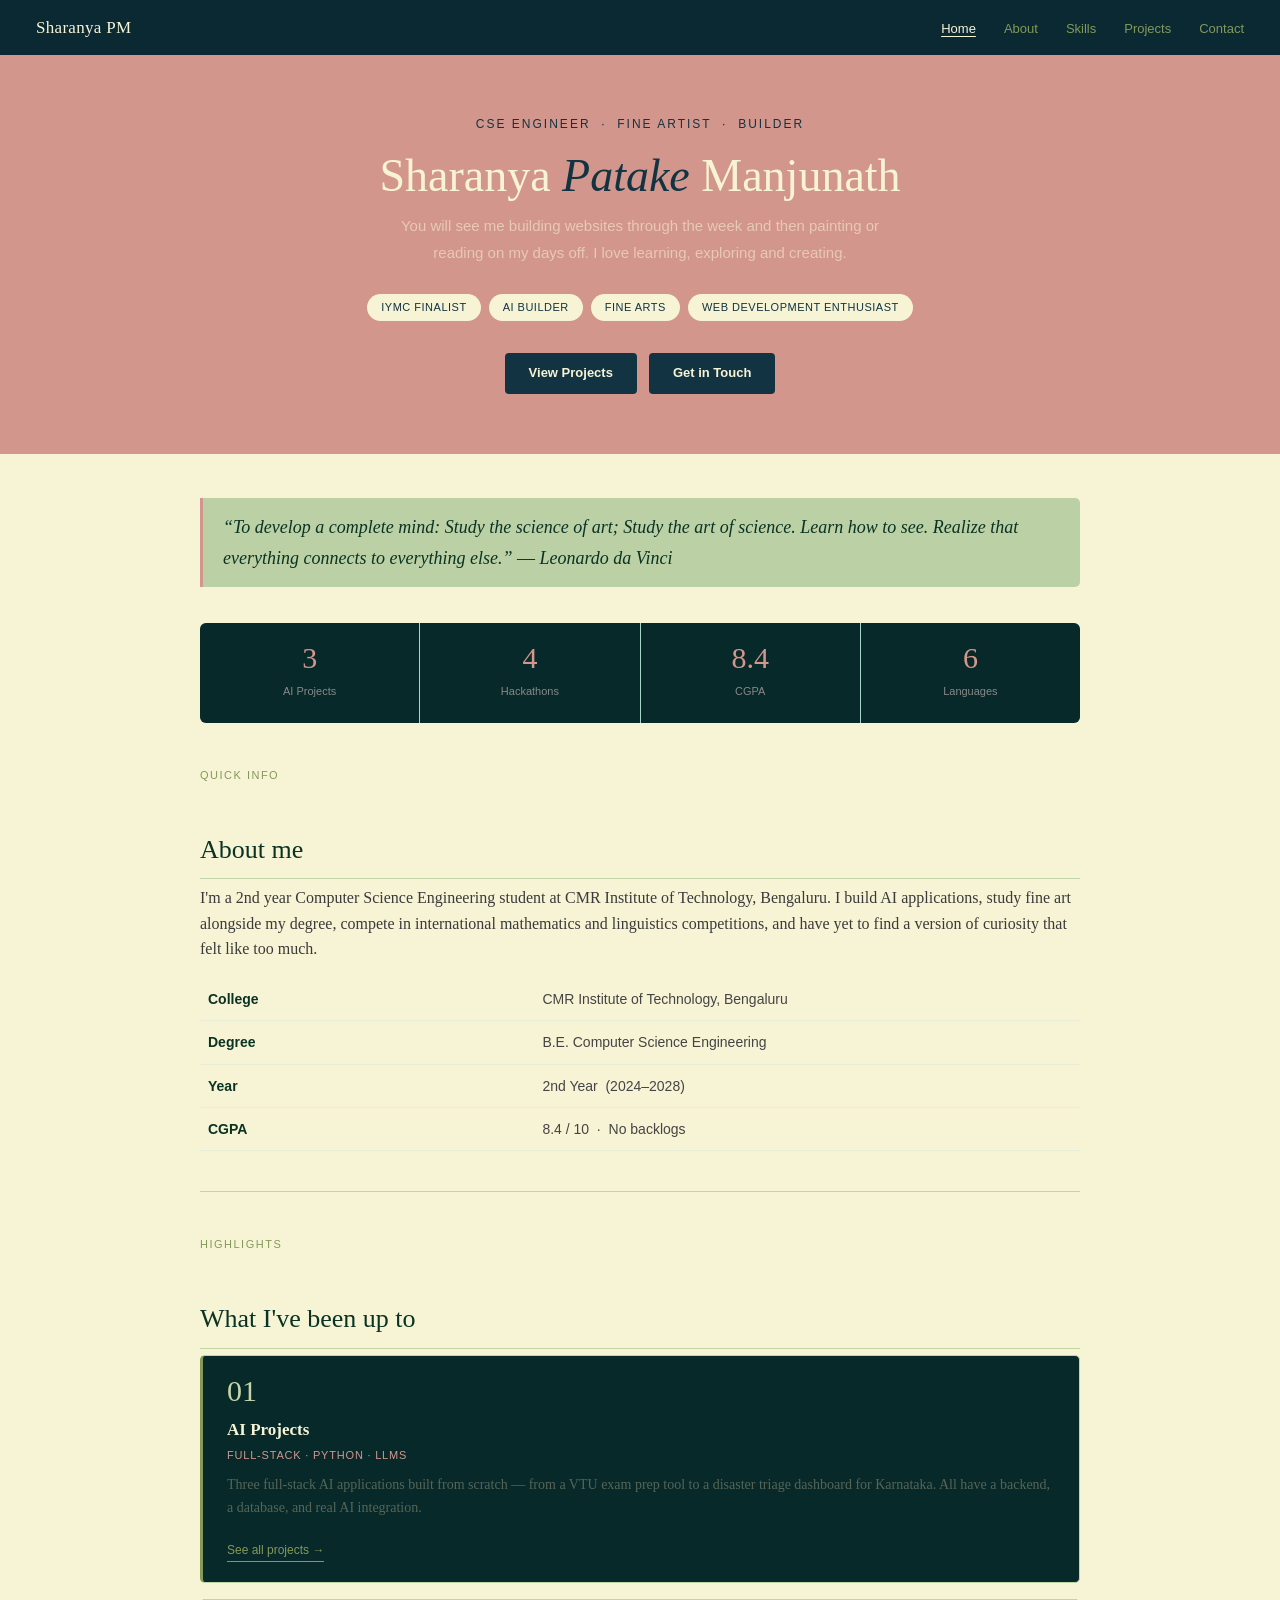
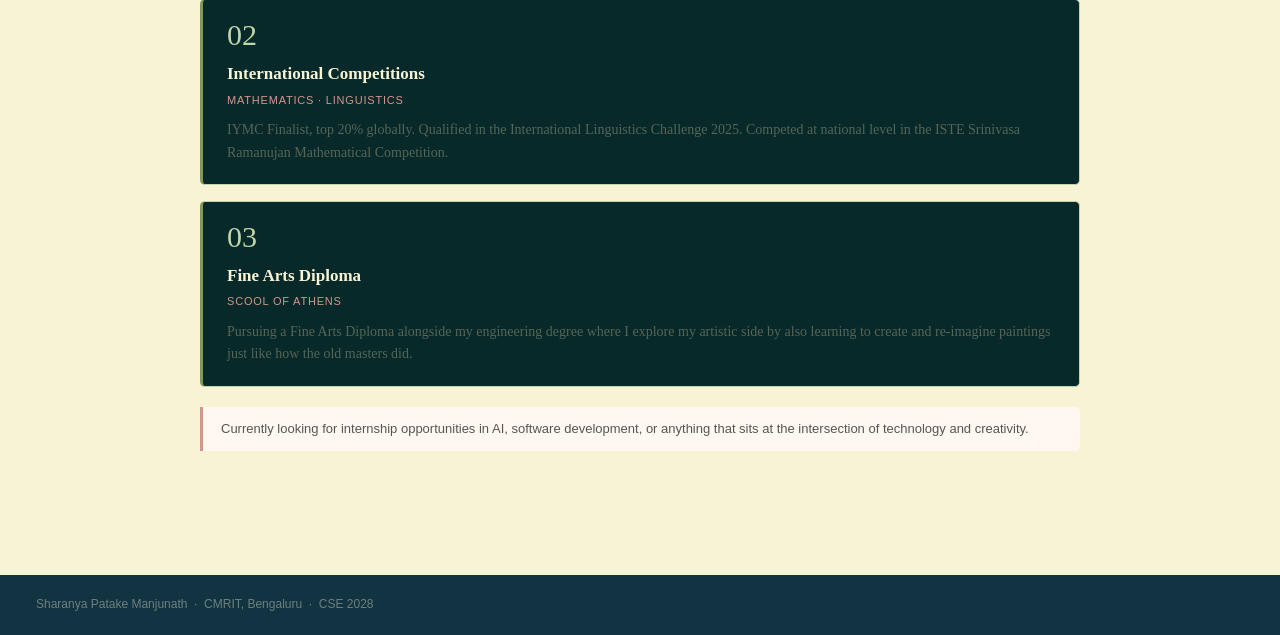
<file: index.html>
<!DOCTYPE html>
<html lang="en">
<head>
    <meta charset="UTF-8">
    <meta name="viewport" content="width=device-width, initial-scale=1.0">
    <title>Sharanya Patake Manjunath</title>
    <link rel="stylesheet" href="css/style.css">
</head>
<body>

    <nav>
        <a href="index.html" class="nav-logo">Sharanya PM</a>
        <ul>
            <li><a href="index.html" class="active">Home</a></li>
            <li><a href="about.html">About</a></li>
            <li><a href="skills.html">Skills</a></li>
            <li><a href="projects.html">Projects</a></li>
            <li><a href="contact.html">Contact</a></li>
        </ul>
    </nav>

    <div class="home-top">
        <p class="greeting">CSE Engineer &nbsp;·&nbsp; Fine Artist &nbsp;·&nbsp; Builder</p>
        <h1>Sharanya <em>Patake</em> Manjunath</h1>
        <p class="tagline">
            You will see me building websites through the week and then painting or reading on my days off. I love learning, exploring and creating.
        </p>
        <div class="home-badges">
            <span class="home-badge">IYMC Finalist</span>
            <span class="home-badge">AI Builder</span>
            <span class="home-badge">Fine Arts</span>
            <span class="home-badge">Web Development Enthusiast</span>
        </div>
        <div class="home-btns">
            <a href="projects.html" class="btn-fill">View Projects</a>
            <a href="contact.html" class="btn-fill">Get in Touch</a>
        </div>
    </div>

    <div class="wrap">

        <p class="quote home-quote">
            “To develop a complete mind: Study the science of art; Study the art of science. Learn how to see. Realize that everything connects to everything else.”    ― Leonardo da Vinci
        </p>

        <div class="stats-row">
            <div class="stat-box">
                <span class="snum">3</span>
                <span class="slabel">AI Projects</span>
            </div>
            <div class="stat-box">
                <span class="snum">4</span>
                <span class="slabel">Hackathons</span>
            </div>
            <div class="stat-box">
                <span class="snum">8.4</span>
                <span class="slabel">CGPA</span>
            </div>
            <div class="stat-box">
                <span class="snum">6</span>
                <span class="slabel">Languages</span>
            </div>
        </div>

        <!-- quick info -->
        <span class="label">Quick info</span>
        <h2>About me</h2>
        <p>I'm a 2nd year Computer Science Engineering student at CMR Institute of Technology, Bengaluru. I build AI applications, study fine art alongside my degree, compete in international mathematics and linguistics competitions, and have yet to find a version of curiosity that felt like too much.</p>

        <table style="margin-top: 16px;">
            <tr><td>College</td><td>CMR Institute of Technology, Bengaluru</td></tr>
            <tr><td>Degree</td><td>B.E. Computer Science Engineering</td></tr>
            <tr><td>Year</td><td>2nd Year &nbsp;(2024–2028)</td></tr>
            <tr><td>CGPA</td><td>8.4 / 10 &nbsp;· &nbsp;No backlogs</td></tr>
        </table>

        <hr class="section-divide">

        <!-- highlights -->
        <span class="label">Highlights</span>
        <h2>What I've been up to</h2>

        <div class="card">
            <div class="card-num">01</div>
            <h3>AI Projects</h3>
            <span class="card-sub">Full-Stack · Python · LLMs</span>
            <p>Three full-stack AI applications built from scratch — from a VTU exam prep tool to a disaster triage dashboard for Karnataka. All have a backend, a database, and real AI integration.</p>
            <a href="projects.html" class="project-link">See all projects →</a>
        </div>

        <div class="card">
            <div class="card-num">02</div>
            <h3>International Competitions</h3>
            <span class="card-sub">Mathematics · Linguistics</span>
            <p>IYMC Finalist, top 20% globally. Qualified in the International Linguistics Challenge 2025. Competed at national level in the ISTE Srinivasa Ramanujan Mathematical Competition.</p>
        </div>

        <div class="card">
            <div class="card-num">03</div>
            <h3>Fine Arts Diploma</h3>
            <span class="card-sub">Scool of Athens</span>
            <p>Pursuing a Fine Arts Diploma alongside my engineering degree where I explore my artistic side by also learning to create and re-imagine paintings just like how the old masters did. </p>
        </div>

        <div class="note">
            Currently looking for internship opportunities in AI, software development, or anything that sits at the intersection of technology and creativity.
        </div>

    </div>

    <footer>
        <p>Sharanya Patake Manjunath &nbsp;·&nbsp; CMRIT, Bengaluru &nbsp;·&nbsp; CSE 2028</p>
    </footer>

</body>
</html>
</file>
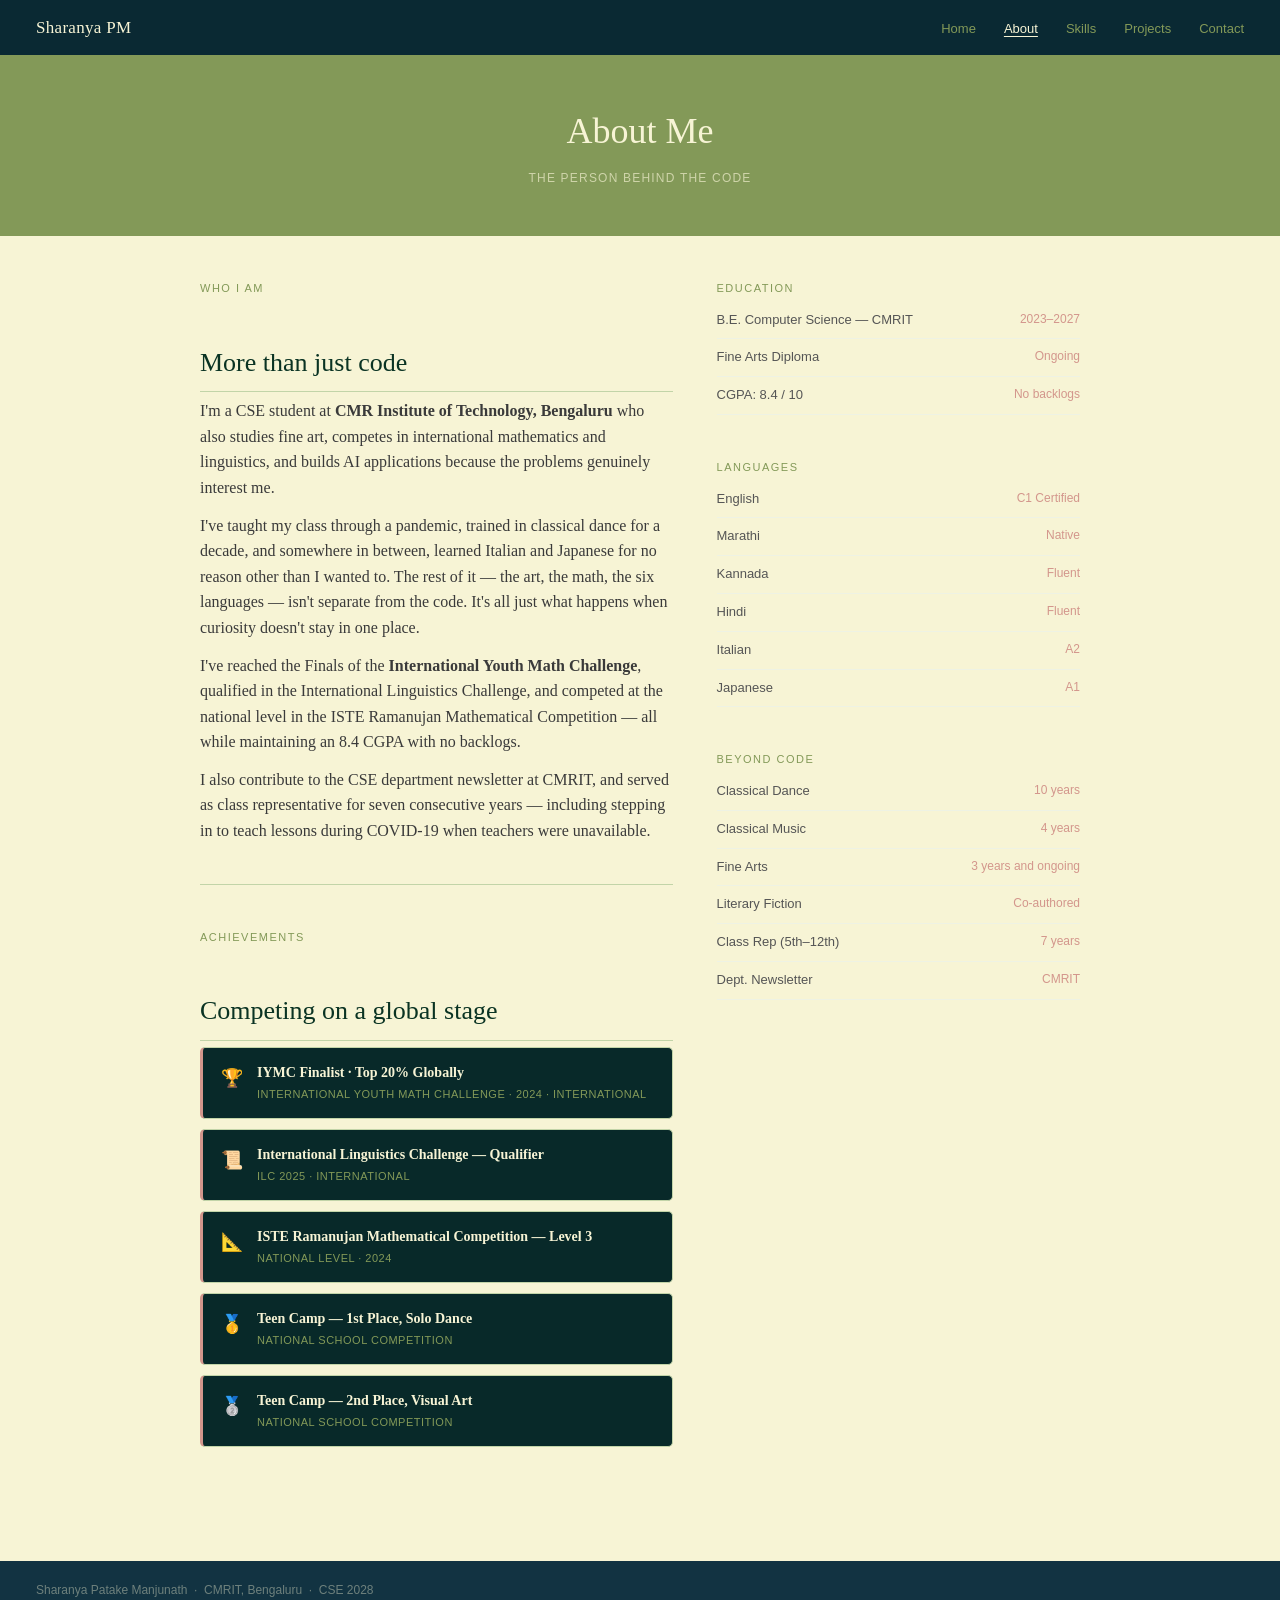
<file: about.html>
<!DOCTYPE html>
<html lang="en">
<head>
    <meta charset="UTF-8">
    <meta name="viewport" content="width=device-width, initial-scale=1.0">
    <title>About — Sharanya PM</title>
    <link rel="stylesheet" href="css/style.css">
</head>
<body>

    <nav>
        <a href="index.html" class="nav-logo">Sharanya PM</a>
        <ul>
            <li><a href="index.html">Home</a></li>
            <li><a href="about.html" class="active">About</a></li>
            <li><a href="skills.html">Skills</a></li>
            <li><a href="projects.html">Projects</a></li>
            <li><a href="contact.html">Contact</a></li>
        </ul>
    </nav>

    <div class="top-banner">
        <h1>About Me</h1>
        <p>The person behind the code</p>
    </div>

    <div class="wrap">

        <div class="two-col">

            <div>
                <span class="label">Who I am</span>
                <h2>More than just code</h2>

                <p>I'm a CSE student at <strong>CMR Institute of Technology, Bengaluru</strong> who also studies fine art, competes in international mathematics and linguistics, and builds AI applications because the problems genuinely interest me.</p>

                <p>I've taught my class through a pandemic, trained in classical dance for a decade, and somewhere in between, learned Italian and Japanese for no reason other than I wanted to. The rest of it — the art, the math, the six languages — isn't separate from the code. It's all just what happens when curiosity doesn't stay in one place.</p>

                <p>I've reached the Finals of the <strong>International Youth Math Challenge</strong>, qualified in the International Linguistics Challenge, and competed at the national level in the ISTE Ramanujan Mathematical Competition — all while maintaining an 8.4 CGPA with no backlogs.</p>

                <p>I also contribute to the CSE department newsletter at CMRIT, and served as class representative for seven consecutive years — including stepping in to teach lessons during COVID-19 when teachers were unavailable.</p>


                <hr class="section-divide">

                <span class="label">Achievements</span>
                <h2>Competing on a global stage</h2>

                <div class="award-row">
                    <span class="aicon">🏆</span>
                    <div>
                        <h3>IYMC Finalist · Top 20% Globally</h3>
                        <p>International Youth Math Challenge · 2024 · International</p>
                    </div>
                </div>
                <div class="award-row">
                    <span class="aicon">📜</span>
                    <div>
                        <h3>International Linguistics Challenge — Qualifier</h3>
                        <p>ILC 2025 · International</p>
                    </div>
                </div>
                <div class="award-row">
                    <span class="aicon">📐</span>
                    <div>
                        <h3>ISTE Ramanujan Mathematical Competition — Level 3</h3>
                        <p>National Level · 2024</p>
                    </div>
                </div>
                <div class="award-row">
                    <span class="aicon">🥇</span>
                    <div>
                        <h3>Teen Camp — 1st Place, Solo Dance</h3>
                        <p>National School Competition</p>
                    </div>
                </div>
                <div class="award-row">
                    <span class="aicon">🥈</span>
                    <div>
                        <h3>Teen Camp — 2nd Place, Visual Art</h3>
                        <p>National School Competition</p>
                    </div>
                </div>
            </div>

            <aside>
                <span class="label" style="margin-top: 0;">Education</span>
                <ul class="info-list" style="margin-bottom: 28px;">
                    <li>B.E. Computer Science — CMRIT <span class="val">2023–2027</span></li>
                    <li>Fine Arts Diploma <span class="val">Ongoing</span></li>
                    <li>CGPA: 8.4 / 10 <span class="val">No backlogs</span></li>
                </ul>

                <span class="label">Languages</span>
                <ul class="info-list" style="margin-bottom: 28px;">
                    <li>English <span class="val">C1 Certified</span></li>
                    <li>Marathi <span class="val">Native</span></li>
                    <li>Kannada <span class="val">Fluent</span></li>
                    <li>Hindi <span class="val">Fluent</span></li>
                    <li>Italian <span class="val">A2</span></li>
                    <li>Japanese <span class="val">A1</span></li>
                </ul>

                <span class="label">Beyond Code</span>
                <ul class="info-list">
                    <li>Classical Dance <span class="val">10 years</span></li>
                    <li>Classical Music <span class="val">4 years</span></li>
                    <li>Fine Arts <span class="val">3 years and ongoing</span></li>
                    <li>Literary Fiction <span class="val">Co-authored</span></li>
                    <li>Class Rep (5th–12th) <span class="val">7 years</span></li>
                    <li>Dept. Newsletter <span class="val">CMRIT</span></li>
                </ul>
            </aside>

        </div>

    </div>

    <footer>
        <p>Sharanya Patake Manjunath &nbsp;·&nbsp; CMRIT, Bengaluru &nbsp;·&nbsp; CSE 2028</p>
    </footer>

</body>
</html>
</file>
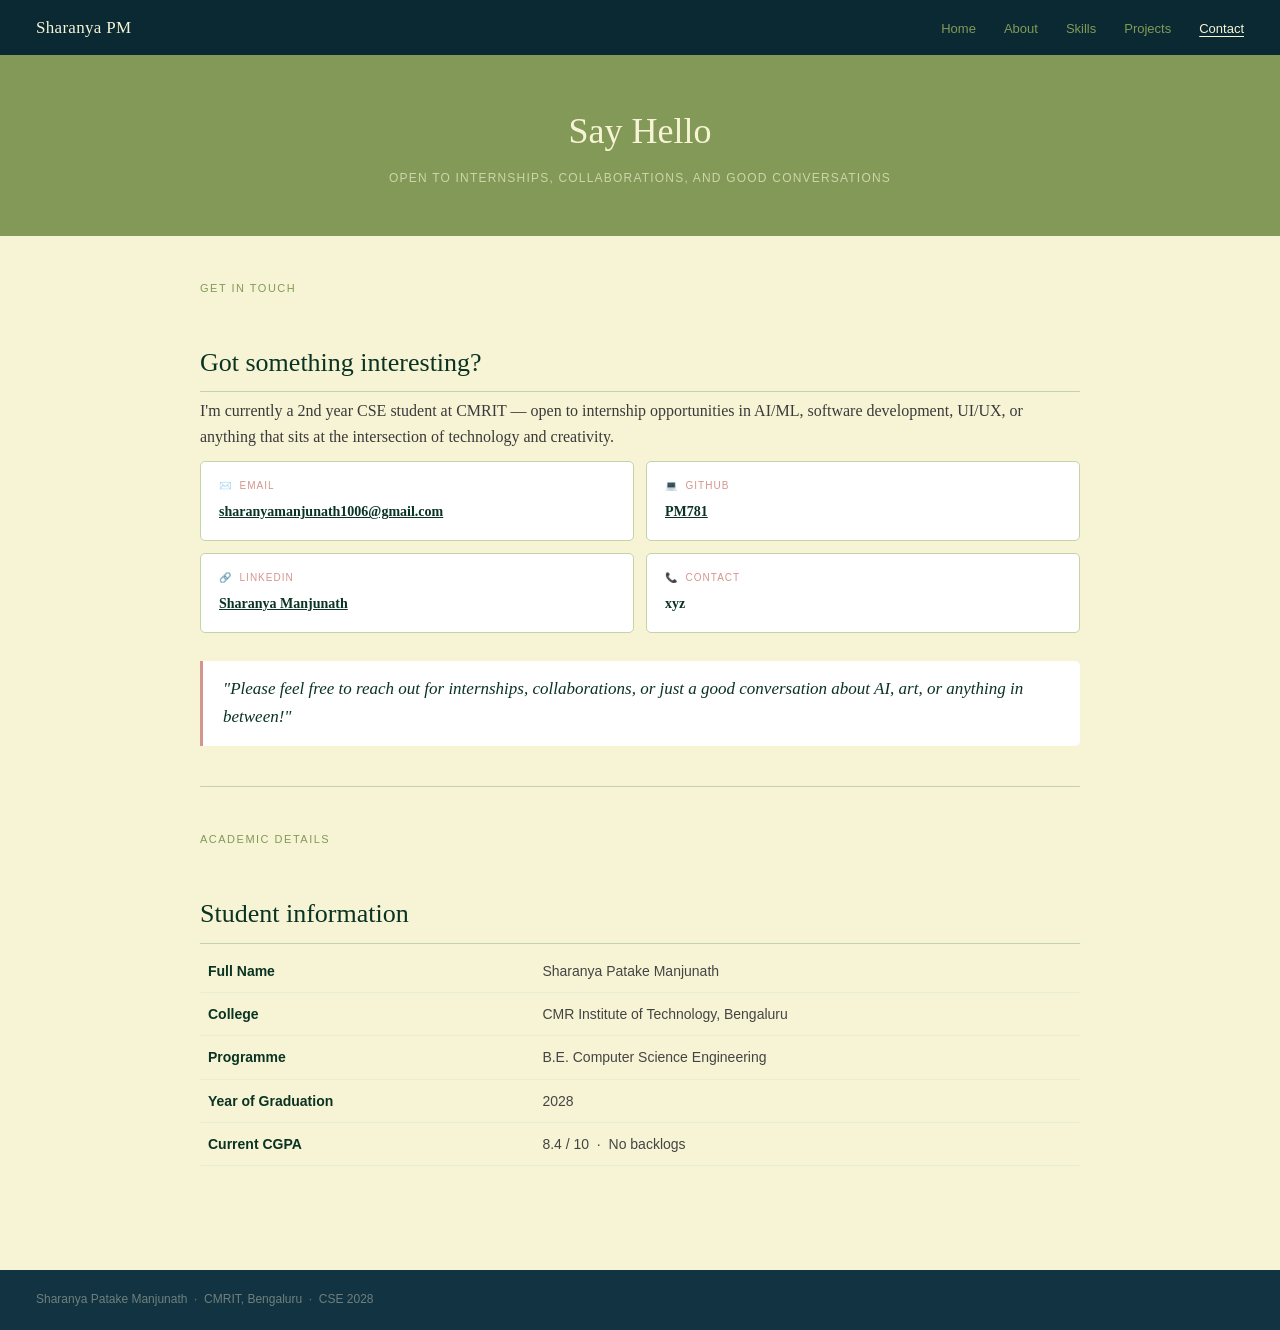
<file: contact.html>
<!DOCTYPE html>
<html lang="en">
<head>
    <meta charset="UTF-8">
    <meta name="viewport" content="width=device-width, initial-scale=1.0">
    <title>Contact — Sharanya PM</title>
    <link rel="stylesheet" href="css/style.css">
</head>
<body>

    <nav>
        <a href="index.html" class="nav-logo">Sharanya PM</a>
        <ul>
            <li><a href="index.html">Home</a></li>
            <li><a href="about.html">About</a></li>
            <li><a href="skills.html">Skills</a></li>
            <li><a href="projects.html">Projects</a></li>
            <li><a href="contact.html" class="active">Contact</a></li>
        </ul>
    </nav>

    <div class="top-banner">
        <h1>Say Hello</h1>
        <p>Open to internships, collaborations, and good conversations</p>
    </div>

    <div class="wrap">

        <span class="label">Get in touch</span>
        <h2>Got something interesting?</h2>

        <p>I'm currently a 2nd year CSE student at CMRIT — open to internship opportunities in AI/ML, software development, UI/UX, or anything that sits at the intersection of technology and creativity.</p>

        <div class="contact-row">
            <div class="contact-box">
                <span class="clabel">✉️ &nbsp;Email</span>
                <a href="mailto:sharanyamanjunath1006@gmail.com" class="cval">sharanyamanjunath1006@gmail.com</a>
            </div>
            <div class="contact-box">
                <span class="clabel">💻 &nbsp;GitHub</span>
                <a href="https://github.com/PM781" class="cval">PM781</a>
            </div>
            <div class="contact-box">
                <span class="clabel">🔗 &nbsp;LinkedIn</span>
                <a href="https://www.linkedin.com/in/sharanya-manjunath-072b19383/" class="cval">Sharanya Manjunath</a>
            </div>
            <div class="contact-box">
                <span class="clabel">📞 &nbsp;Contact</span>
                <span class="cval"> xyz</span>
            </div>
        </div>

        <div class="quote">
            "Please feel free to reach out for internships, collaborations, or just a good conversation about AI, art, or anything in between!"
        </div>

        <hr class="section-divide">

        <span class="label">Academic details</span>
        <h2>Student information</h2>

        <table>
            <tr><td>Full Name</td><td>Sharanya Patake Manjunath</td></tr>
            <tr><td>College</td><td>CMR Institute of Technology, Bengaluru</td></tr>
            <tr><td>Programme</td><td>B.E. Computer Science Engineering</td></tr>
            <tr><td>Year of Graduation</td><td>2028</td></tr>
            <tr><td>Current CGPA</td><td>8.4 / 10 &nbsp;· &nbsp;No backlogs</td></tr>
        </table>

    </div>

    <footer>
        <p>Sharanya Patake Manjunath &nbsp;·&nbsp; CMRIT, Bengaluru &nbsp;·&nbsp; CSE 2028</p>
    </footer>

</body>
</html>
</file>
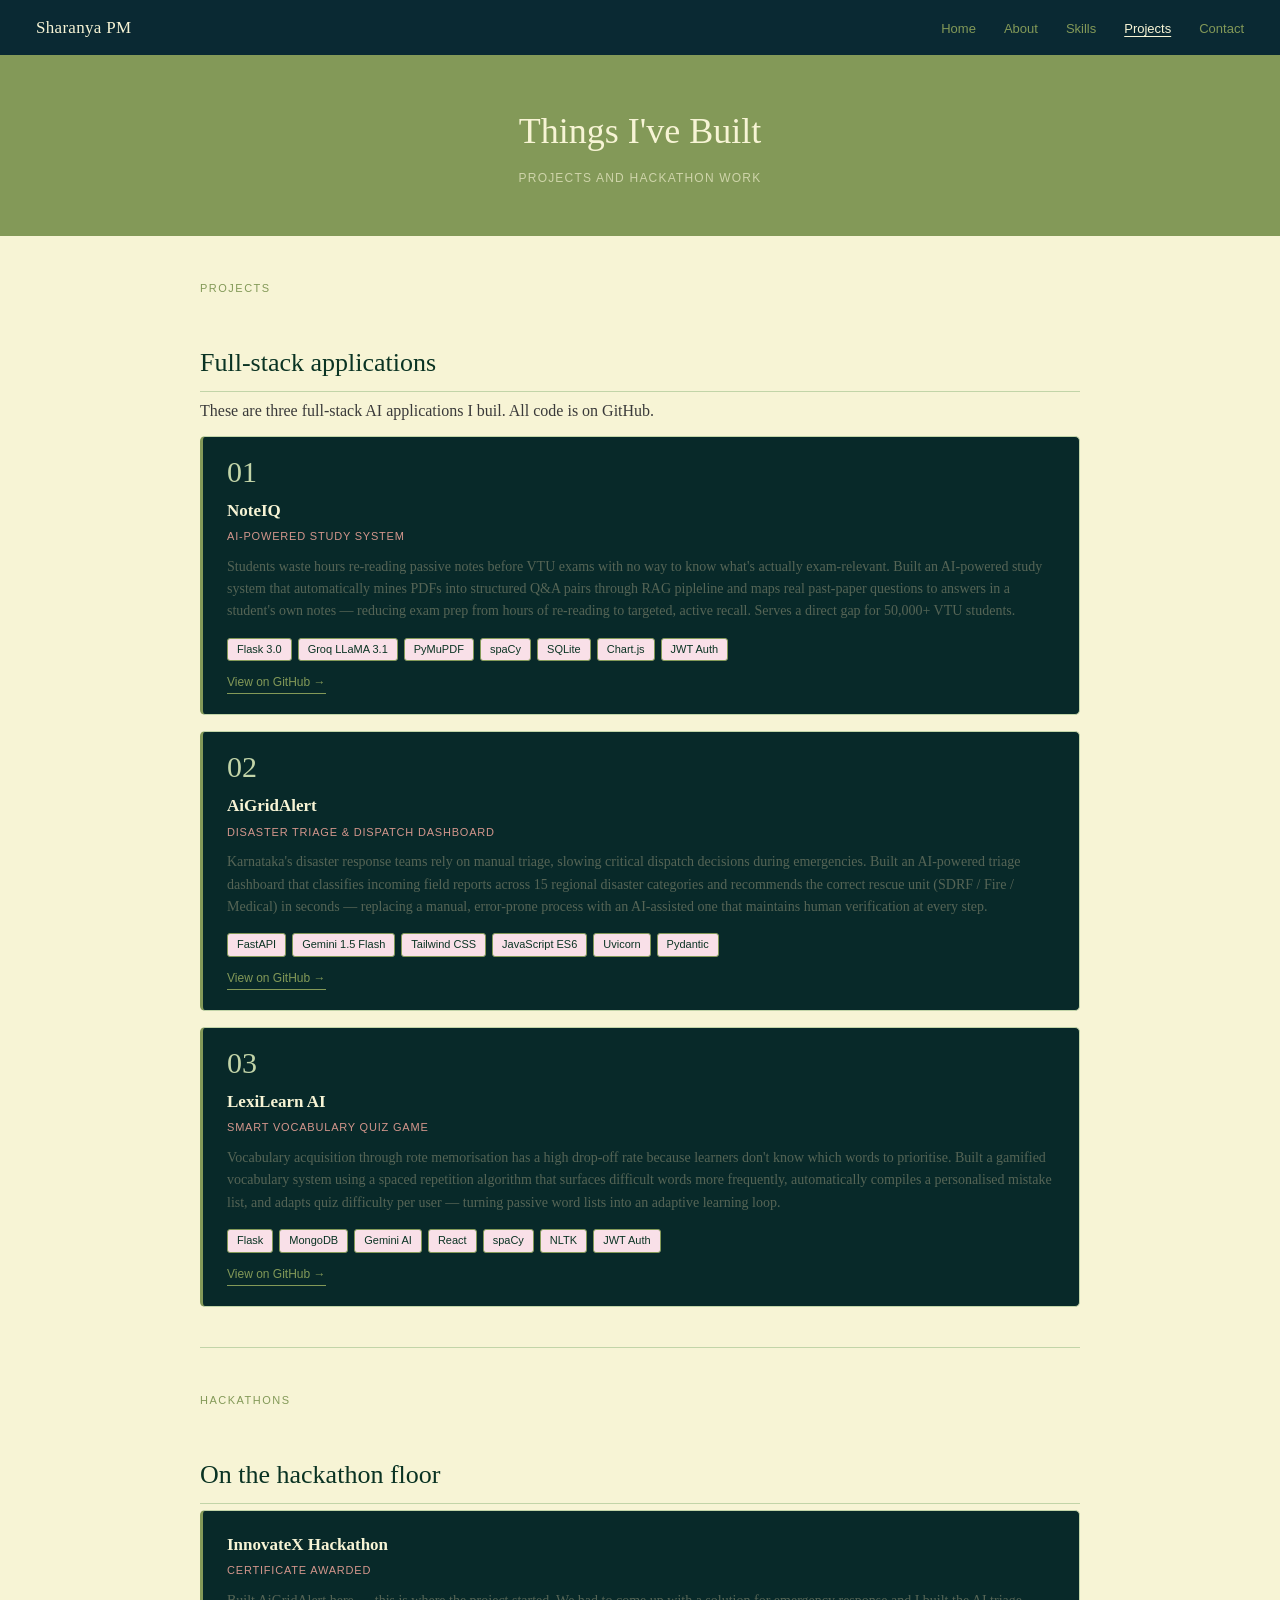
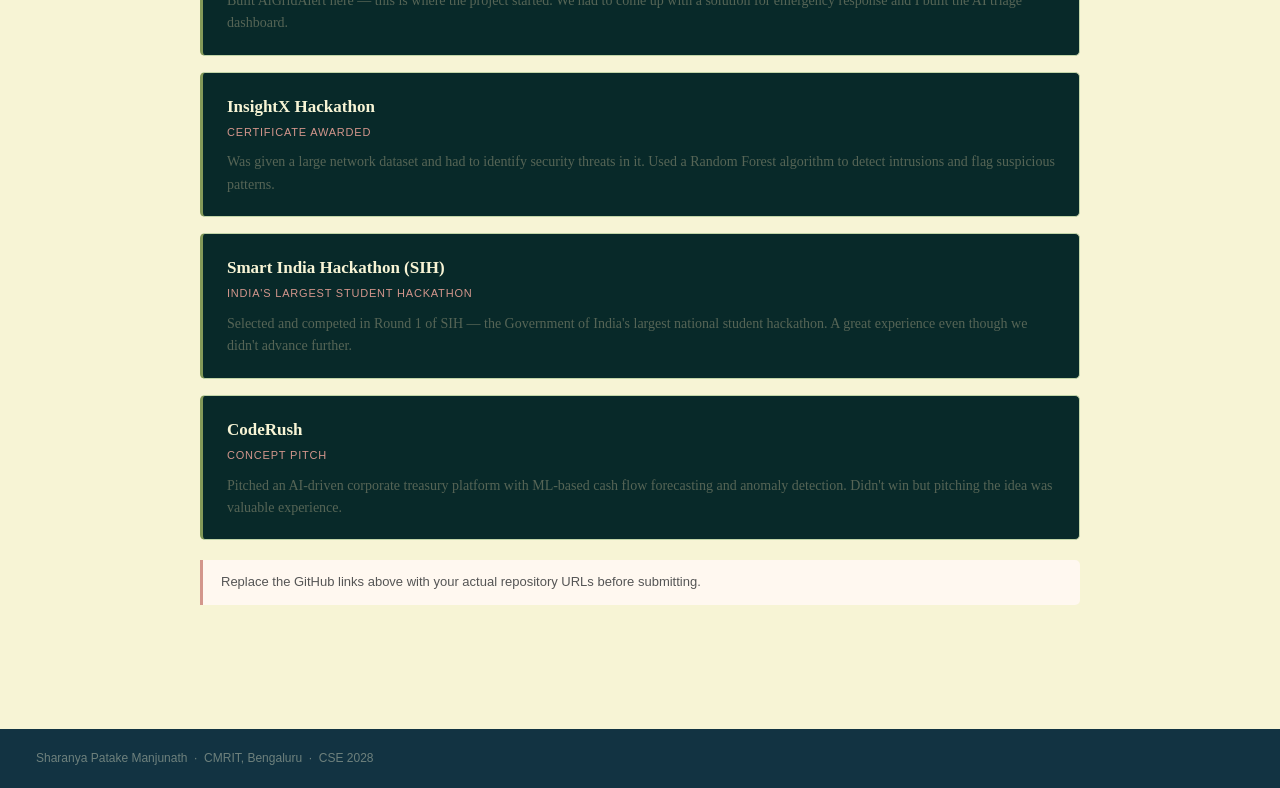
<file: projects.html>
<!DOCTYPE html>
<html lang="en">
<head>
    <meta charset="UTF-8">
    <meta name="viewport" content="width=device-width, initial-scale=1.0">
    <title>Projects — Sharanya PM</title>
    <link rel="stylesheet" href="css/style.css">
</head>
<body>

    <nav>
        <a href="index.html" class="nav-logo">Sharanya PM</a>
        <ul>
            <li><a href="index.html">Home</a></li>
            <li><a href="about.html">About</a></li>
            <li><a href="skills.html">Skills</a></li>
            <li><a href="projects.html" class="active">Projects</a></li>
            <li><a href="contact.html">Contact</a></li>
        </ul>
    </nav>

    <div class="top-banner">
        <h1>Things I've Built</h1>
        <p>Projects and hackathon work</p>
    </div>

    <div class="wrap">

        <span class="label">Projects</span>
        <h2>Full-stack applications</h2>

        <p>These are three full-stack AI applications I buil. All code is on GitHub.</p>

        <div class="card">
            <div class="card-num">01</div>
            <h3>NoteIQ</h3>
            <span class="card-sub">AI-Powered Study System</span>
            <p>Students waste hours re-reading passive notes before VTU exams with no way to know what's actually exam-relevant. Built an AI-powered study system that automatically mines PDFs into structured Q&amp;A pairs through RAG pipleline and maps real past-paper questions to answers in a student's own notes — reducing exam prep from hours of re-reading to targeted, active recall. Serves a direct gap for 50,000+ VTU students.</p>
            <div class="tags">
                <span class="tag">Flask 3.0</span>
                <span class="tag">Groq LLaMA 3.1</span>
                <span class="tag">PyMuPDF</span>
                <span class="tag">spaCy</span>
                <span class="tag">SQLite</span>
                <span class="tag">Chart.js</span>
                <span class="tag">JWT Auth</span>
            </div>
            <a href="https://github.com/PM781/NoteIQ" class="project-link">View on GitHub →</a>
        </div>

        <div class="card">
            <div class="card-num">02</div>
            <h3>AiGridAlert</h3>
            <span class="card-sub">Disaster Triage &amp; Dispatch Dashboard</span>
            <p>Karnataka's disaster response teams rely on manual triage, slowing critical dispatch decisions during emergencies. Built an AI-powered triage dashboard that classifies incoming field reports across 15 regional disaster categories and recommends the correct rescue unit (SDRF / Fire / Medical) in seconds — replacing a manual, error-prone process with an AI-assisted one that maintains human verification at every step.</p>
            <div class="tags">
                <span class="tag">FastAPI</span>
                <span class="tag">Gemini 1.5 Flash</span>
                <span class="tag">Tailwind CSS</span>
                <span class="tag">JavaScript ES6</span>
                <span class="tag">Uvicorn</span>
                <span class="tag">Pydantic</span>
            </div>
            <a href="https://github.com/PM781/AiGridAlert" class="project-link">View on GitHub →</a>
        </div>

        <div class="card">
            <div class="card-num">03</div>
            <h3>LexiLearn AI</h3>
            <span class="card-sub">Smart Vocabulary Quiz Game</span>
            <p>Vocabulary acquisition through rote memorisation has a high drop-off rate because learners don't know which words to prioritise. Built a gamified vocabulary system using a spaced repetition algorithm that surfaces difficult words more frequently, automatically compiles a personalised mistake list, and adapts quiz difficulty per user — turning passive word lists into an adaptive learning loop.</p>
            <div class="tags">
                <span class="tag">Flask</span>
                <span class="tag">MongoDB</span>
                <span class="tag">Gemini AI</span>
                <span class="tag">React</span>
                <span class="tag">spaCy</span>
                <span class="tag">NLTK</span>
                <span class="tag">JWT Auth</span>
            </div>
            <a href="https://github.com/PM781/LexiLearn-AI" class="project-link">View on GitHub →</a>
        </div>

        <hr class="section-divide">

        <span class="label">Hackathons</span>
        <h2>On the hackathon floor</h2>

        <div class="card">
            <h3>InnovateX Hackathon</h3>
            <span class="card-sub">Certificate Awarded</span>
            <p>Built AiGridAlert here — this is where the project started. We had to come up with a solution for emergency response and I built the AI triage dashboard.</p>
        </div>

        <div class="card">
            <h3>InsightX Hackathon</h3>
            <span class="card-sub">Certificate Awarded</span>
            <p>Was given a large network dataset and had to identify security threats in it. Used a Random Forest algorithm to detect intrusions and flag suspicious patterns.</p>
        </div>

        <div class="card">
            <h3>Smart India Hackathon (SIH)</h3>
            <span class="card-sub">India's Largest Student Hackathon</span>
            <p>Selected and competed in Round 1 of SIH — the Government of India's largest national student hackathon. A great experience even though we didn't advance further.</p>
        </div>

        <div class="card">
            <h3>CodeRush</h3>
            <span class="card-sub">Concept Pitch</span>
            <p>Pitched an AI-driven corporate treasury platform with ML-based cash flow forecasting and anomaly detection. Didn't win but pitching the idea was valuable experience.</p>
        </div>

        <div class="note">
            Replace the GitHub links above with your actual repository URLs before submitting.
        </div>

    </div>

    <footer>
        <p>Sharanya Patake Manjunath &nbsp;·&nbsp; CMRIT, Bengaluru &nbsp;·&nbsp; CSE 2028</p>
    </footer>

</body>
</html>
</file>
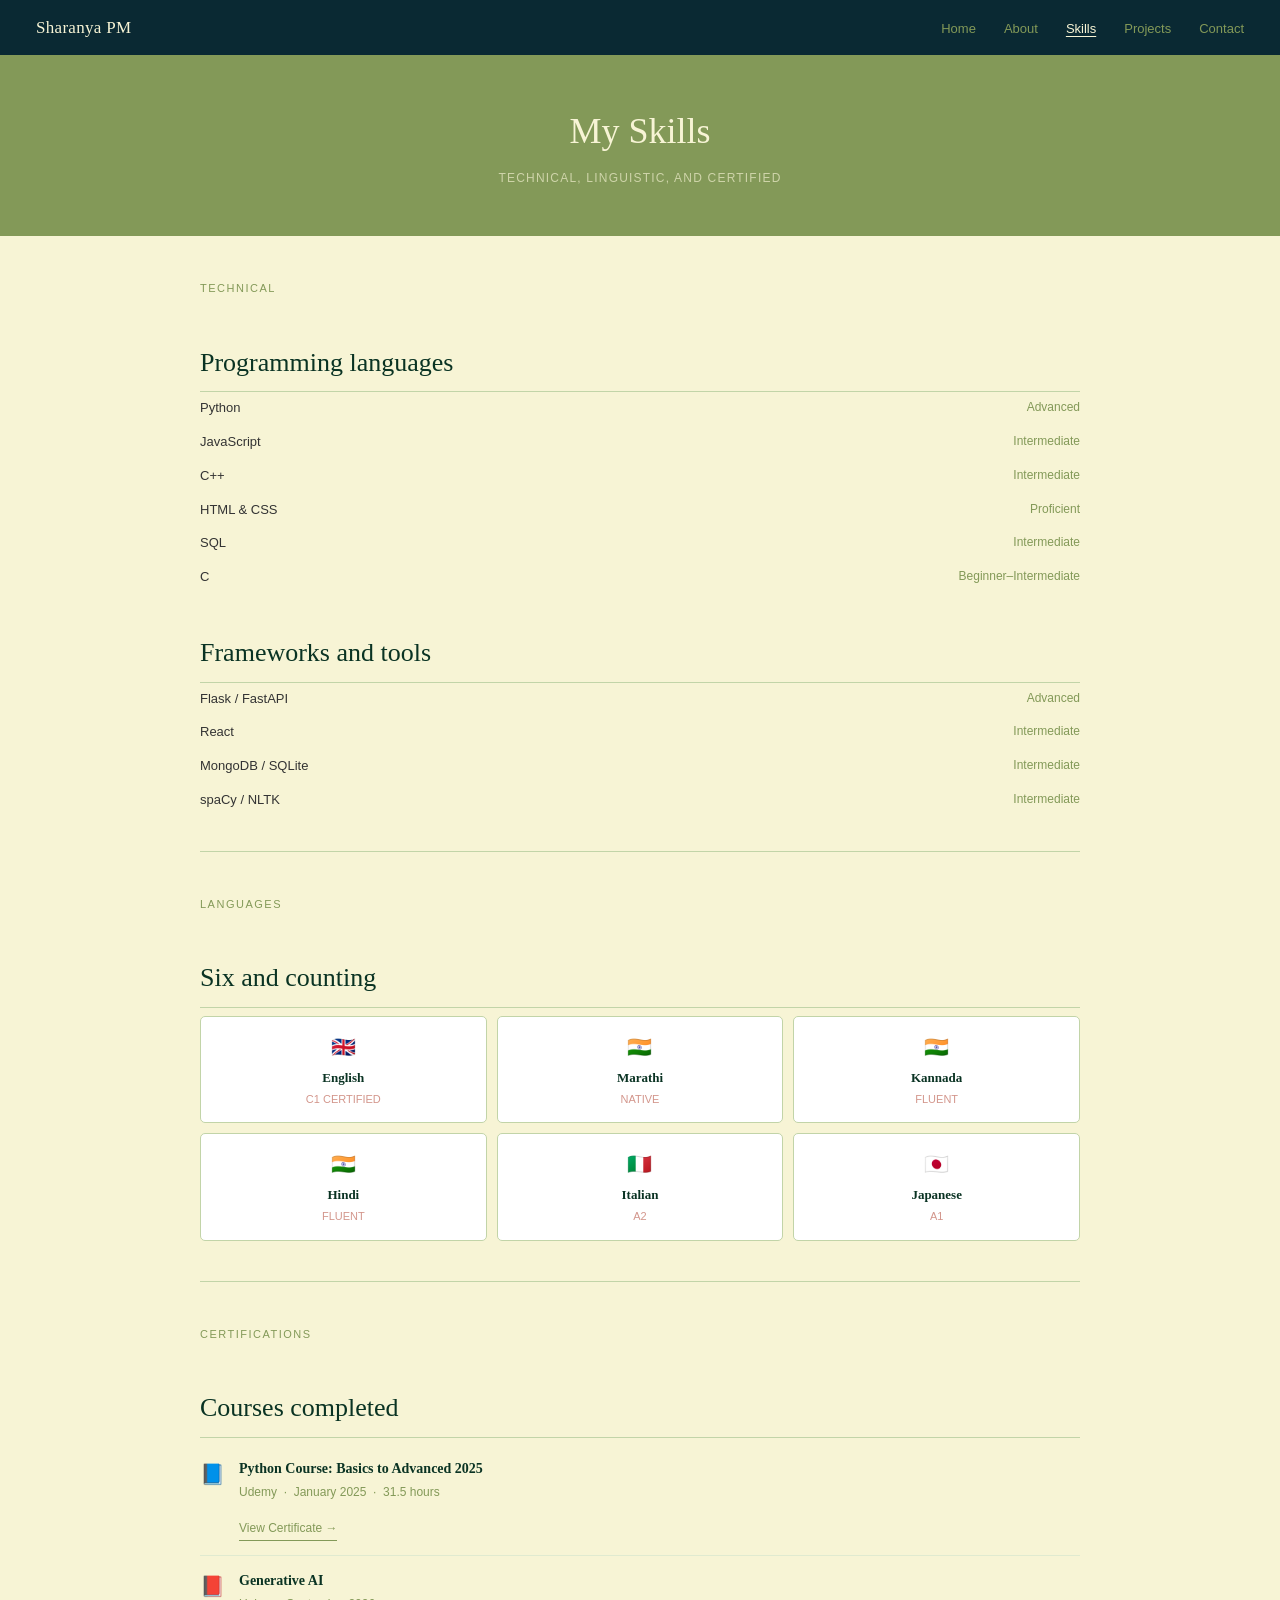
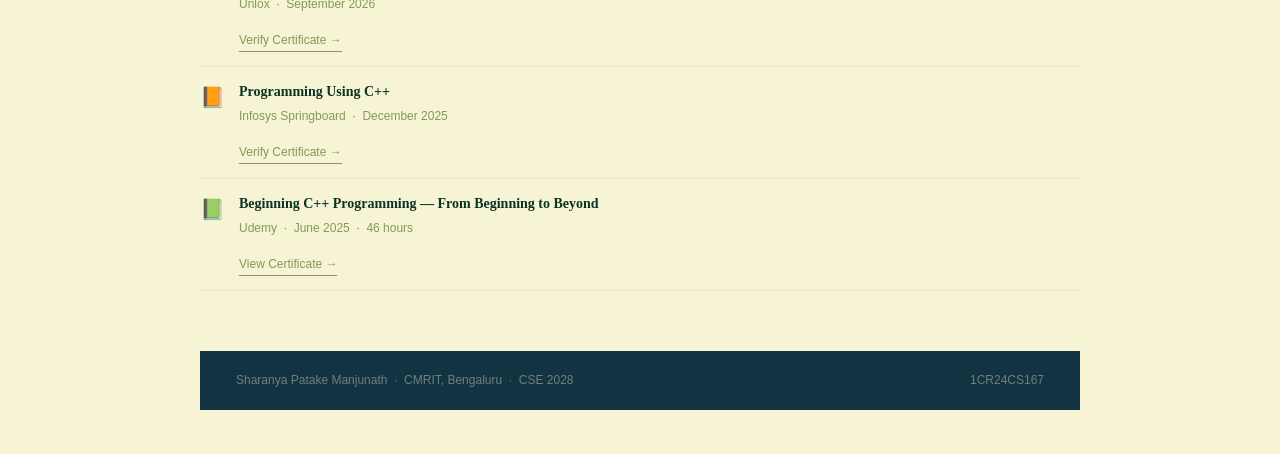
<file: skills.html>
<!DOCTYPE html>
<html lang="en">
<head>
    <meta charset="UTF-8">
    <meta name="viewport" content="width=device-width, initial-scale=1.0">
    <title>Skills — Sharanya PM</title>
    <link rel="stylesheet" href="css/style.css">
</head>
<body>

    <nav>
        <a href="index.html" class="nav-logo">Sharanya PM</a>
        <ul>
            <li><a href="index.html">Home</a></li>
            <li><a href="about.html">About</a></li>
            <li><a href="skills.html" class="active">Skills</a></li>
            <li><a href="projects.html">Projects</a></li>
            <li><a href="contact.html">Contact</a></li>
        </ul>
    </nav>

    <div class="top-banner">
        <h1>My Skills</h1>
        <p>Technical, linguistic, and certified</p>
    </div>
    <div class="wrap">
        <span class="label">Technical</span>
        <h2>Programming languages</h2>
        <div class="skill-row">
            <p>Python <span>Advanced</span></p>
        </div>
        <div class="skill-row">
            <p>JavaScript <span>Intermediate</span></p>
        </div>
        <div class="skill-row">
            <p>C++ <span>Intermediate</span></p>
        </div>
        <div class="skill-row">
            <p>HTML &amp; CSS <span>Proficient</span></p>
        </div>
        <div class="skill-row">
            <p>SQL <span>Intermediate</span></p>
        </div>
        <div class="skill-row">
            <p>C <span>Beginner–Intermediate</span></p>
        </div>

        <h2>Frameworks and tools</h2>

        <div class="skill-row">
            <p>Flask / FastAPI <span>Advanced</span></p>
        </div>
        <div class="skill-row">
            <p>React <span>Intermediate</span></p>
        </div>
        <div class="skill-row">
            <p>MongoDB / SQLite <span>Intermediate</span></p>
        </div>
        <div class="skill-row">
            <p>spaCy / NLTK <span>Intermediate</span></p>
        </div>

        <hr class="section-divide">

        <span class="label">Languages</span>
        <h2>Six and counting</h2>

        <div class="lang-grid">
            <div class="lang-box">
                <span class="flag">🇬🇧</span>
                <span class="lname">English</span>
                <span class="llevel">C1 Certified</span>
            </div>
            <div class="lang-box">
                <span class="flag">🇮🇳</span>
                <span class="lname">Marathi</span>
                <span class="llevel">Native</span>
            </div>
            <div class="lang-box">
                <span class="flag">🇮🇳</span>
                <span class="lname">Kannada</span>
                <span class="llevel">Fluent</span>
            </div>
            <div class="lang-box">
                <span class="flag">🇮🇳</span>
                <span class="lname">Hindi</span>
                <span class="llevel">Fluent</span>
            </div>
            <div class="lang-box">
                <span class="flag">🇮🇹</span>
                <span class="lname">Italian</span>
                <span class="llevel">A2</span>
            </div>
            <div class="lang-box">
                <span class="flag">🇯🇵</span>
                <span class="lname">Japanese</span>
                <span class="llevel">A1</span>
            </div>
        </div>

        <hr class="section-divide">

        <span class="label">Certifications</span>
        <h2>Courses completed</h2>

        <div class="cert-row">
            <div class="icon">📘</div>
            <div>
                <h3>Python Course: Basics to Advanced 2025</h3>
                <p>Udemy &nbsp;·&nbsp; January 2025 &nbsp;·&nbsp; 31.5 hours</p>
                <a href="https://ude.my/UC-5394670c-a35c-433b-897a-6eb760746f49" class="project-link">View Certificate →</a>
            </div>
        </div>

        <div class="cert-row">
            <div class="icon">📕</div>
            <div>
                <h3>Generative AI</h3>
                <p>Unlox &nbsp;·&nbsp; September 2026</p>
                <a href="https://grow.unlox.com/verify/UNLX_2026_GENAI_1552" class="project-link">Verify Certificate →</a>
            </div>

        </div>

        <div class="cert-row">
            <div class="icon">📙</div>
            <div>
                <h3>Programming Using C++</h3>
                <p>Infosys Springboard &nbsp;·&nbsp; December 2025</p>
                <a href="https://infyspringboard.onwingspan.com/public-assets/infosysheadstart/cert/lex_auth_01297200240671948837_shared/1-0b477349-296d-4e7b-9d49-7306465c8ad5.pdf" class="project-link">Verify Certificate →</a>
            </div>
        </div>

        <div class="cert-row">
            <div class="icon">📗</div>
            <div>
                <h3>Beginning C++ Programming — From Beginning to Beyond</h3>
                <p>Udemy &nbsp;·&nbsp; June 2025 &nbsp;·&nbsp; 46 hours</p>
                <a href="https://ude.my/UC-3308c41b-93cb-485a-9ee3-503863f8ef53" class="project-link">View Certificate →</a>
            </div>
        </div>

        
    <footer>
        <p>Sharanya Patake Manjunath &nbsp;·&nbsp; CMRIT, Bengaluru &nbsp;·&nbsp; CSE 2028</p>
        <p>1CR24CS167</p>
    </footer>

</body>
</html>
</file>
<file: css/style.css>
body {
    margin: 0;
    padding: 0;
    background: #F7F4D5;
    color: #1a1a1a;
    font-family: Georgia, 'Times New Roman', serif;
    font-size: 16px;
    line-height: 1.6;
}

/* nav */

nav {
    background-color: #0a2933;
    padding: 14px 36px;
    display: flex;
    justify-content: space-between;
    align-items: center;
}

.nav-logo {
    color: #F7F4D5;
    text-decoration: none;
    font-size: 17px;
    letter-spacing: 0.3px;
}

nav ul {
    margin: 0;
    padding: 0;
    list-style: none;
    display: flex;
    gap: 28px;
}

nav ul a {
    color: #839958;
    text-decoration: none;
    font-family: Arial, sans-serif;
    font-size: 13px;
}

nav ul a:hover {
    color: #F7F4D5;
}

nav ul a.active {
    color: #F7F4D5;
    text-decoration: underline;
    text-underline-offset: 3px;
}

/* page top */

.top-banner {
    background-color: #839958;
    padding: 48px 36px;
    text-align: center;
}

.top-banner h1 {
    color: #F7F4D5;
    font-size: 36px;
    font-weight: normal;
    margin: 0 0 8px 0;
}

.top-banner p {
    color: rgba(247, 244, 213, 0.65);
    font-family: Arial, sans-serif;
    font-size: 12px;
    letter-spacing: 1.2px;
    text-transform: uppercase;
    margin: 0;
}

/* wrapper */

.wrap {
    max-width: 880px;
    margin: 0 auto;
    padding: 44px 28px;
}

/* headings */

h2 {
    color: #0A3323;
    font-size: 26px;
    font-weight: normal;
    margin: 44px 0 6px 0;
    border-bottom: 1px solid #c2d4a8;
    padding-bottom: 8px;
}

h2:first-child {
    margin-top: 0;
}

h3 {
    color: #0A3323;
    font-size: 17px;
    margin: 0 0 6px 0;
}

p {
    margin: 0 0 12px 0;
    color: #3a3a3a;
}

/* small label above headings */

.label {
    font-family: Arial, sans-serif;
    font-size: 11px;
    color: #839958;
    letter-spacing: 1.5px;
    text-transform: uppercase;
    display: block;
    margin-bottom: 4px;
    margin-top: 44px;
}

.label:first-child {
    margin-top: 0;
}

/* cards */

.card {
    background: #082929;
    border: 1px solid #c2d4a8;
    border-left: 3px solid #839958;
    border-radius: 5px;
    padding: 20px 24px;
    margin-bottom: 16px;
}

.card h3 {
    margin-bottom: 4px;
    color: #F7F4D5;
}

.card p {
    font-size: 14px;
    color: #566556;
    margin-bottom: 10px;
}

.card p:last-child {
    margin-bottom: 0;
}

.card-sub {
    font-family: Arial, sans-serif;
    font-size: 11px;
    color: #D3968C;
    letter-spacing: 0.8px;
    text-transform: uppercase;
    margin-bottom: 10px;
    display: block;
}

.card-num {
    font-size: 30px;
    color: #c2d4a8;
    line-height: 1;
    margin-bottom: 10px;
    font-family: Georgia, serif;
}

/* tags */

.tags {
    margin-top: 12px;
}

.tag {
    display: inline-block;
    background: #f9e0e8;
    border: 1px solid #839958;
    color: #0A3323;
    font-family: Arial, sans-serif;
    font-size: 11px;
    padding: 2px 9px;
    border-radius: 3px;
    margin: 3px 2px 0 0;
}

/* github / cert links */

.project-link {
    display: inline-block;
    margin-top: 12px;
    font-family: Arial, sans-serif;
    font-size: 12px;
    color: #839958;
    text-decoration: none;
    border-bottom: 1px solid #839958;
    padding-bottom: 1px;
}

.project-link:hover {
    color: #0A3323;
    border-bottom-color: #0A3323;
}

/* skill bars */

.skill-row {
    margin-bottom: 13px;
}

.skill-row p {
    font-family: Arial, sans-serif;
    font-size: 13px;
    color: #333;
    margin: 0 0 4px 0;
    display: flex;
    justify-content: space-between;
}

.skill-row p span {
    color: #839958;
    font-size: 12px;
}

.bar-bg {
    background: #e0ead0;
    height: 5px;
    border-radius: 3px;
}

.bar-fill {
    background: #839958;
    height: 5px;
    border-radius: 3px;
}

/* simple table */

table {
    width: 100%;
    border-collapse: collapse;
    font-size: 14px;
    font-family: Arial, sans-serif;
}

table td {
    padding: 10px 8px;
    border-bottom: 1px solid #e8edd8;
    color: #444;
    vertical-align: top;
}

table td:first-child {
    color: #0A3323;
    font-weight: bold;
    width: 38%;
}

/* language grid */

.lang-grid {
    display: grid;
    grid-template-columns: repeat(3, 1fr);
    gap: 10px;
    margin-top: 8px;
}

.lang-box {
    background: white;
    border: 1px solid #c2d4a8;
    border-radius: 5px;
    padding: 14px;
    text-align: center;
}

.lang-box .flag {
    font-size: 20px;
    display: block;
    margin-bottom: 5px;
}

.lang-box .lname {
    font-size: 13px;
    font-weight: bold;
    color: #0A3323;
    display: block;
}

.lang-box .llevel {
    font-family: Arial, sans-serif;
    font-size: 11px;
    color: #D3968C;
    text-transform: uppercase;
    display: block;
    margin-top: 2px;
}

/* cert row */

.cert-row {
    display: flex;
    gap: 14px;
    align-items: flex-start;
    padding: 14px 0;
    border-bottom: 1px solid #e0ead0;
}

.cert-row .icon {
    font-size: 20px;
    flex-shrink: 0;
}

.cert-row h3 {
    font-size: 14px;
    margin-bottom: 3px;
}

.cert-row p {
    font-family: Arial, sans-serif;
    font-size: 12px;
    color: #839958;
    margin: 0 0 5px 0;
}

/* quote box */

.quote {
    border-left: 3px solid #D3968C;
    padding: 14px 20px;
    margin: 24px 0;
    background: white;
    font-style: italic;
    color: #0A3323;
    font-size: 17px;
    line-height: 1.7;
    border-radius: 0 5px 5px 0;
}

/* note box */

.note {
    background: #fff8f0;
    border-left: 3px solid #D3968C;
    padding: 12px 18px;
    border-radius: 0 5px 5px 0;
    font-family: Arial, sans-serif;
    font-size: 13px;
    color: #555;
    margin: 20px 0;
}

/* contact boxes */

.contact-row {
    display: grid;
    grid-template-columns: 1fr 1fr;
    gap: 12px;
    margin-bottom: 28px;
}

.contact-box {
    background: white;
    border: 1px solid #c2d4a8;
    border-radius: 5px;
    padding: 16px 18px;
}

.contact-box .clabel {
    font-family: Arial, sans-serif;
    font-size: 10px;
    color: #D3968C;
    letter-spacing: 1px;
    text-transform: uppercase;
    display: block;
    margin-bottom: 4px;
}

.contact-box .cval {
    font-size: 14px;
    color: #0A3323;
    font-weight: bold;
}

/* award row */

.award-row {
    display: flex;
    gap: 14px;
    align-items: flex-start;
    background: #082929;
    border: 1px solid #c2d4a8;
    border-left: 3px solid #D3968C;
    border-radius: 5px;
    padding: 14px 18px;
    margin-bottom: 10px;
}

.award-row .aicon {
    font-size: 18px;
    flex-shrink: 0;
    margin-top: 2px;
}

.award-row h3 {
    font-size: 14px;
    margin-bottom: 2px;
    color: #F7F4D5;
}

.award-row p {
    font-family: Arial, sans-serif;
    font-size: 11px;
    color: #839958;
    text-transform: uppercase;
    margin: 0;
    letter-spacing: 0.5px;
}

/* aside info list */

.info-list {
    list-style: none;
    padding: 0;
    margin: 0;
}

.info-list li {
    font-family: Arial, sans-serif;
    font-size: 13px;
    color: #555;
    padding: 8px 0;
    border-bottom: 1px solid #eef2e4;
    display: flex;
    justify-content: space-between;
}

.info-list li .val {
    color: #D3968C;
    font-size: 12px;
}

.section-divide {
    border: none;
    border-top: 1px solid #c2d4a8;
    margin: 40px 0;
}

/* footer */

footer {
    background: #123342;
    padding: 20px 36px;
    display: flex;
    justify-content: space-between;
    align-items: center;
    margin-top: 60px;
}

footer p {
    color: rgba(247, 244, 213, 0.4);
    font-family: Arial, sans-serif;
    font-size: 12px;
    margin: 0;
}

/* home page specific */

.home-top {
    background: #D3968C;
    padding: 60px 36px;
    text-align: center;
}

.home-top .greeting {
    font-family: Arial, sans-serif;
    font-size: 12px;
    color: #123342;
    letter-spacing: 2px;
    text-transform: uppercase;
    margin-bottom: 16px;
}

.home-top h1 {
    color: #F7F4D5;
    font-size: 46px;
    font-weight: normal;
    margin: 0 0 10px 0;
    line-height: 1.15;
}

.home-top h1 em {
    font-style: italic;
    color: #123342;
}

.home-top .tagline {
    color: rgba(247, 244, 213, 0.55);
    font-size: 15px;
    max-width: 520px;
    margin: 0 auto 28px;
    line-height: 1.75;
    font-family: Arial, sans-serif;
}

.home-badges {
    display: flex;
    flex-wrap: wrap;
    gap: 8px;
    justify-content: center;
    margin-bottom: 32px;
}

.home-badge {
    background: #F7F4D5;
    color: #123342;
    font-family: Arial, sans-serif;
    font-size: 11px;
    padding: 5px 14px;
    border-radius: 30px;
    letter-spacing: 0.5px;
    text-transform: uppercase;
}

.home-btns {
    display: flex;
    gap: 12px;
    justify-content: center;
}

.btn-fill {
    background: #123342;
    color: #F7F4D5;
    padding: 10px 24px;
    border-radius: 4px;
    text-decoration: none;
    font-family: Arial, sans-serif;
    font-size: 13px;
    font-weight: bold;
}

.btn-border {
    border: 1px solid rgba(131, 153, 88, 0.5);
    color: #839958;
    padding: 10px 24px;
    border-radius: 4px;
    text-decoration: none;
    font-family: Arial, sans-serif;
    font-size: 13px;
}

.stats-row {
    display: grid;
    grid-template-columns: repeat(4, 1fr);
    gap: 1px;
    background: #a8d4ca;
    border-radius: 6px;
    overflow: hidden;
    margin: 36px 0;
}

.stat-box {
    background: #082929;
    padding: 20px 16px;
    text-align: center;
}

.stat-box .snum {
    font-size: 30px;
    color: #D3968C;
    display: block;
    font-family: Georgia, serif;
    line-height: 1;
    margin-bottom: 4px;
}

.stat-box .slabel {
    font-family: Arial, sans-serif;
    font-size: 11px;
    color: #888;
}

.home-quote {
    border-left: 3px solid #D3968C;
    padding: 14px 20px;
    background: rgb(188, 208, 165);
    font-style: italic;
    color: #0A3323;
    font-size: 18px;
    line-height: 1.7;
    border-radius: 0 5px 5px 0;
    margin: 0 0 28px 0;
}

.two-col {
    display: grid;
    grid-template-columns: 1.3fr 1fr;
    gap: 44px;
    align-items: start;
}
</file>
